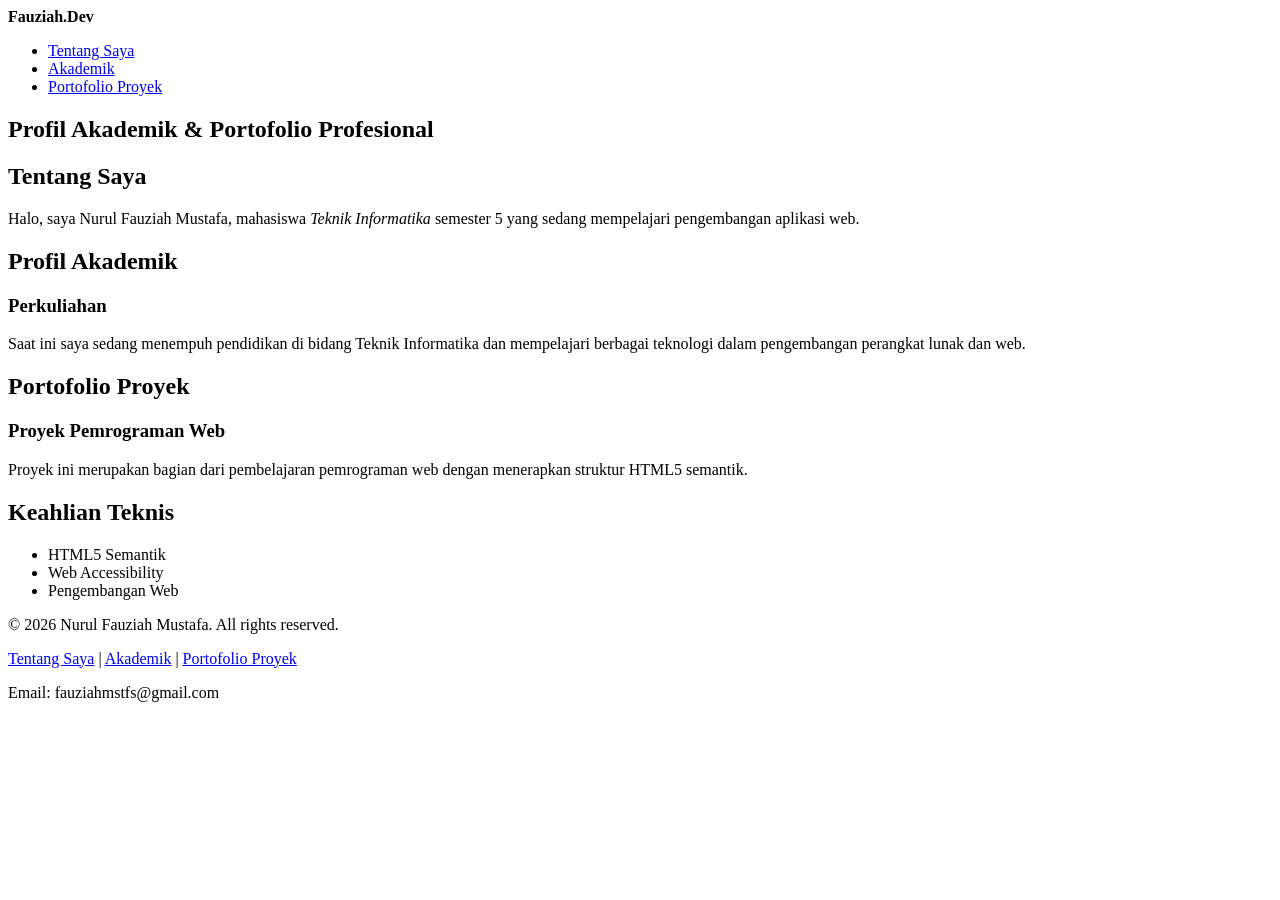
<file: Tugas 1/index.html>
<!DOCTYPE html>
<html lang="id">
<head>
    <meta charset="UTF-8">
    <meta name="viewport" content="width=device-width, initial-scale=1.0">
     <meta name="description" content="Profil akademik dan portofolio mahasiswa.">
    <title>Profil Akademik &amp; Portofolio - Nurul Fauziah Mustafa</title>
</head>
<body>
    <header>
        <div><strong>Fauziah.Dev</strong></div>

        <nav>
            <ul>
                <li><a href="#tentang">Tentang Saya</a></li>
                <li><a href="#akademik">Akademik</a></li>
                <li><a href="#proyek">Portofolio Proyek</a></li>
            </ul>
        </nav>
    </header>

    <main>
        <section id="tentang">
            <h1>Profil Akademik &amp; Portofolio Profesional</h1>
            <article>
                <h2>Tentang Saya</h2>
                <p>
                    Halo, saya Nurul Fauziah Mustafa, mahasiswa <em>Teknik Informatika</em>
                    semester 5 yang sedang mempelajari pengembangan aplikasi web.
                </p>
            </article>
        </section>

        <section id="akademik">
            <h2>Profil Akademik</h2>

            <article>
                <h3>Perkuliahan</h3>
                <p>
                    Saat ini saya sedang menempuh pendidikan di bidang
                    Teknik Informatika dan mempelajari berbagai teknologi
                    dalam pengembangan perangkat lunak dan web.
                </p>
            </article>
        </section>

        <section id="proyek">
            <h2>Portofolio Proyek</h2>

            <article>
                <h3>Proyek Pemrograman Web</h3>
                <p>
                    Proyek ini merupakan bagian dari pembelajaran pemrograman
                    web dengan menerapkan struktur HTML5 semantik.
                </p>
            </article>
        </section>

        <aside>
            <h2>Keahlian Teknis</h2>
            <ul>
                <li>HTML5 Semantik</li>
                <li>Web Accessibility</li>
                <li>Pengembangan Web</li>
            </ul>
        </aside>
    </main>

    <footer>
        <p>&copy; 2026 Nurul Fauziah Mustafa. All rights reserved.</p>
        <p>
            <a href="#tentang">Tentang Saya</a> |
            <a href="#akademik">Akademik</a> |
            <a href="#proyek">Portofolio Proyek</a>
        </p>
        <p>Email: fauziahmstfs@gmail.com</p>
    </footer>
</body>
</html>
</file>
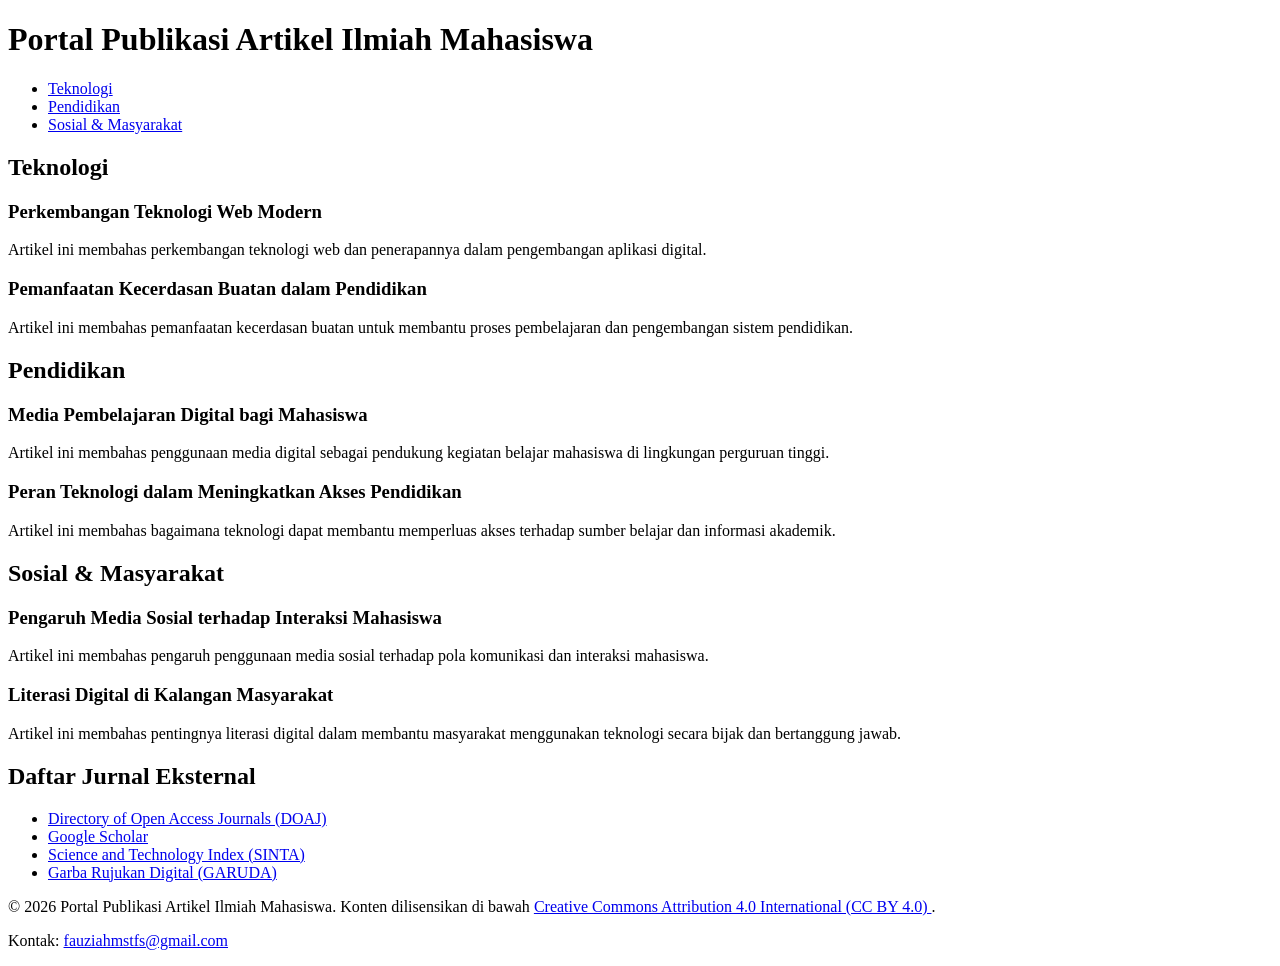
<file: Tugas 1/01 tugas arsitektur dan semantik.html>
<!DOCTYPE html>
<html lang="id">
<head>
    <meta charset="UTF-8">
    <meta name="viewport" content="width=device-width, initial-scale=1.0">
    <title>Arsitektur dan Semantik HTML</title>
</head>
<body>
    <header>
        <h1>Portal Publikasi Artikel Ilmiah Mahasiswa</h1>

        <nav>
            <ul>
                <li><a href="#teknologi">Teknologi</a></li>
                <li><a href="#pendidikan">Pendidikan</a></li>
                <li><a href="#sosial">Sosial &amp; Masyarakat</a></li>
            </ul>
        </nav>
    </header>

    <main>
        <section id="teknologi">
            <h2>Teknologi</h2>

            <article>
                <h3>Perkembangan Teknologi Web Modern</h3>
                <p>
                    Artikel ini membahas perkembangan teknologi web dan penerapannya
                    dalam pengembangan aplikasi digital.
                </p>
            </article>

            <article>
                <h3>Pemanfaatan Kecerdasan Buatan dalam Pendidikan</h3>
                <p>
                    Artikel ini membahas pemanfaatan kecerdasan buatan untuk membantu
                    proses pembelajaran dan pengembangan sistem pendidikan.
                </p>
            </article>
        </section>

        <section id="pendidikan">
            <h2>Pendidikan</h2>

            <article>
                <h3>Media Pembelajaran Digital bagi Mahasiswa</h3>
                <p>
                    Artikel ini membahas penggunaan media digital sebagai pendukung
                    kegiatan belajar mahasiswa di lingkungan perguruan tinggi.
                </p>
            </article>

            <article>
                <h3>Peran Teknologi dalam Meningkatkan Akses Pendidikan</h3>
                <p>
                    Artikel ini membahas bagaimana teknologi dapat membantu
                    memperluas akses terhadap sumber belajar dan informasi akademik.
                </p>
            </article>
        </section>

        <section id="sosial">
            <h2>Sosial &amp; Masyarakat</h2>

            <article>
                <h3>Pengaruh Media Sosial terhadap Interaksi Mahasiswa</h3>
                <p>
                    Artikel ini membahas pengaruh penggunaan media sosial terhadap
                    pola komunikasi dan interaksi mahasiswa.
                </p>
            </article>

            <article>
                <h3>Literasi Digital di Kalangan Masyarakat</h3>
                <p>
                    Artikel ini membahas pentingnya literasi digital dalam membantu
                    masyarakat menggunakan teknologi secara bijak dan bertanggung jawab.
                </p>
            </article>
        </section>

        <aside>
            <h2>Daftar Jurnal Eksternal</h2>

            <ul>
                <li>
                    <a href="https://doaj.org/"
                    target="_blank"
                    rel="noopener noreferrer">
                        Directory of Open Access Journals (DOAJ)
                    </a>
                </li>

                <li>
                    <a href="https://scholar.google.com/"
                    target="_blank"
                    rel="noopener noreferrer">
                        Google Scholar
                    </a>
                </li>

                <li>
                    <a href="https://sinta.kemdiktisaintek.go.id/"
                    target="_blank"
                    rel="noopener noreferrer">
                        Science and Technology Index (SINTA)
                    </a>
                </li>

                <li>
                    <a href="https://garuda.kemdiktisaintek.go.id/"
                    target="_blank"
                    rel="noopener noreferrer">
                        Garba Rujukan Digital (GARUDA)
                    </a>
                </li>
            </ul>
        </aside>
        
    </main>

    <footer>
        <p>
            &copy; 2026 Portal Publikasi Artikel Ilmiah Mahasiswa.
            Konten dilisensikan di bawah
            <a href="https://creativecommons.org/licenses/by/4.0/"
            target="_blank"
            rel="noopener noreferrer">
                Creative Commons Attribution 4.0 International (CC BY 4.0)
            </a>.
        </p>

        <p>
            Kontak:
            <a href="mailto:fauziahmstfs@gmail.com">
                fauziahmstfs@gmail.com
            </a>
        </p>
    </footer>
</body>
</html>
</file>
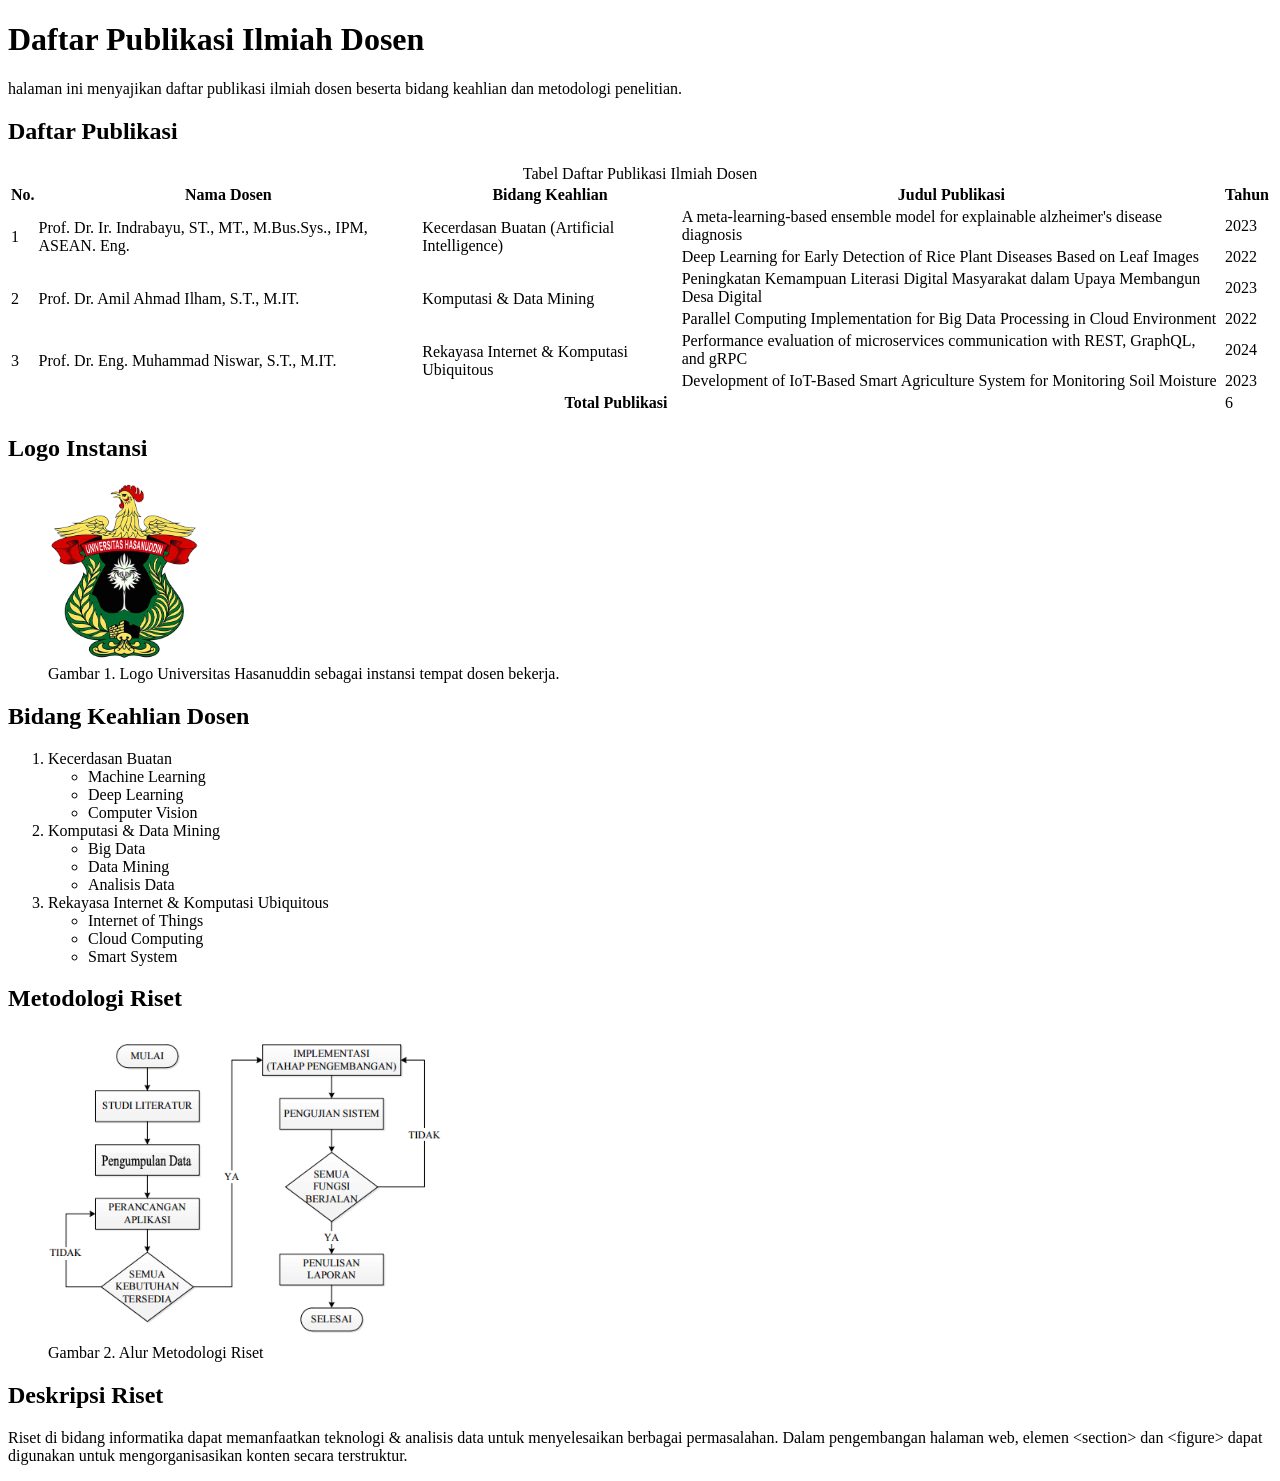
<file: Tugas 2/02-tugas-standardisasi-konten.html>
<!DOCTYPE html>
<html lang="id">
<head>
    <meta charset="UTF-8">
    <meta name="viewport" content="width=device-width, initial-scale=1.0">
    <title>Daftar Publikasi Ilmiah Dosen</title>
</head>
<body>
    <header>
        <h1>Daftar Publikasi Ilmiah Dosen</h1>
        <p>
            halaman ini menyajikan daftar publikasi ilmiah dosen beserta bidang keahlian dan metodologi penelitian.
        </p>
    </header>
    <main>
        <section>
            <h2>Daftar Publikasi</h2>

            <table>
                <caption>Tabel Daftar Publikasi Ilmiah Dosen</caption>

                <thead>
                    <tr>
                        <th scope="col">No.</th>
                        <th scope="col">Nama Dosen</th>
                        <th scope="col">Bidang Keahlian</th>
                        <th scope="col">Judul Publikasi</th>
                        <th scope="col">Tahun</th>
                    </tr>
                </thead>

                <tbody>
                    <tr>
                        <td rowspan="2">1</td>
                        <td rowspan="2">Prof. Dr. Ir. Indrabayu, ST., MT., M.Bus.Sys., IPM, ASEAN. Eng.</td>
                        <td rowspan="2">Kecerdasan Buatan (Artificial Intelligence)</td>
                        <td>A meta-learning-based ensemble model for explainable alzheimer's disease diagnosis</td>
                        <td>2023</td>
                    </tr>
                    <tr>
                        <td>Deep Learning for Early Detection of Rice Plant Diseases Based on Leaf Images</td>
                        <td>2022</td>
                    </tr>

                    <tr>
                        <td rowspan="2">2</td>
                        <td rowspan="2">Prof. Dr. Amil Ahmad Ilham, S.T., M.IT.</td>
                        <td rowspan="2">Komputasi &amp; Data Mining</td>
                        <td>Peningkatan Kemampuan Literasi Digital Masyarakat dalam Upaya Membangun Desa Digital</td>
                        <td>2023</td>
                    </tr>
                    <tr>
                        <td>Parallel Computing Implementation for Big Data Processing in Cloud Environment</td>
                        <td>2022</td>
                    </tr>

                    <tr>
                        <td rowspan="2">3</td>
                        <td rowspan="2">Prof. Dr. Eng. Muhammad Niswar, S.T., M.IT.</td>
                        <td rowspan="2">Rekayasa Internet &amp; Komputasi Ubiquitous</td>
                        <td>Performance evaluation of microservices communication with REST, GraphQL, and gRPC</td>
                        <td>2024</td>
                    </tr>
                    <tr>
                        <td>Development of IoT-Based Smart Agriculture System for Monitoring Soil Moisture</td>
                        <td>2023</td>
                    </tr>
                </tbody>

                <tfoot>
                    <tr>
                        <th scope="row" colspan="4">Total Publikasi</th>
                        <td>6</td>
                    </tr>
                </tfoot>
            </table>
        </section>
        
        <section>
            <h2>Logo Instansi</h2>

            <figure>
                <img src="logo unhas.png" alt="Logo Resmi Universitas Hasanuddin." width="150">

                <figcaption>
                    Gambar 1. Logo Universitas Hasanuddin sebagai instansi tempat dosen bekerja.
                </figcaption>
            </figure>
        </section>

        <section>
            <h2>Bidang Keahlian Dosen</h2>

            <ol>
                <li>
                    Kecerdasan Buatan
                    <ul>
                        <li>Machine Learning</li>
                        <li>Deep Learning</li>
                        <li>Computer Vision</li>
                    </ul>
                </li>

                <li>
                    Komputasi &amp; Data Mining
                    <ul>
                        <li>Big Data</li>
                        <li>Data Mining</li>
                        <li>Analisis Data</li>
                    </ul>
                </li>

                <li>
                    Rekayasa Internet &amp; Komputasi Ubiquitous
                    <ul>
                        <li>Internet of Things</li>
                        <li>Cloud Computing</li>
                        <li>Smart System</li>
                    </ul>
                </li>
            </ol>
        </section>

        <section>
            <h2>Metodologi Riset</h2>

            <figure>
                <img src="alur metodologi riset.png" alt="Diagram alur metodologi riset dari pengumpulan data hingga hasil penelitian." width="400">

                <figcaption>
                    Gambar 2. Alur Metodologi Riset
                </figcaption>
            </figure>
        </section>

        <section>
            <h2>Deskripsi Riset</h2>

            <p>
                Riset di bidang informatika dapat memanfaatkan teknologi &amp; analisis data untuk menyelesaikan berbagai permasalahan. Dalam pengembangan halaman web, elemen &lt;section&gt; dan &lt;figure&gt; dapat digunakan untuk mengorganisasikan konten secara terstruktur.
            </p>
        </section>
    </main>
</body>
</html>
</file>
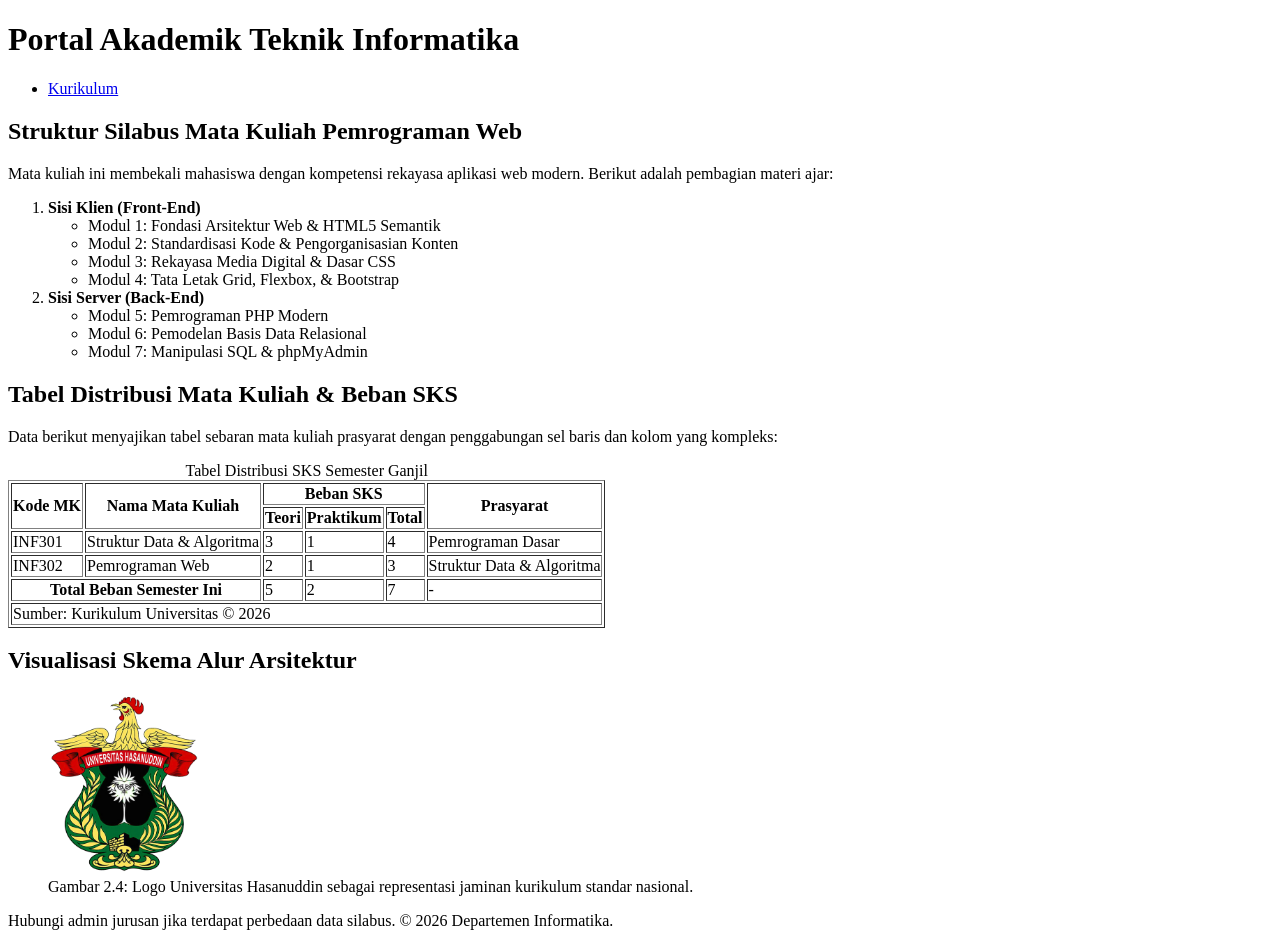
<file: Tugas 2/kurikulum hands on sikola.html>
<!DOCTYPE html>
<html lang="id">
<head>
    <meta charset="UTF-8">
    <meta name="viewport" content="width=device-width, initial-scale=1.0">
    <title>Portal Akademik Teknik Informatika</title>
</head>

<body>

    <h1>Portal Akademik Teknik Informatika</h1>

    <ul>
        <li>
            <a href="https://sikola-v2.unhas.ac.id/pluginfile.php/2987996/mod_resource/content/1/index.html">
                Kurikulum
            </a>
        </li>
    </ul>

    <h2>Struktur Silabus Mata Kuliah Pemrograman Web</h2>

    <p>
        Mata kuliah ini membekali mahasiswa dengan kompetensi rekayasa aplikasi web modern.
        Berikut adalah pembagian materi ajar:
    </p>

    <ol>
        <li>
            <strong>Sisi Klien (Front-End)</strong>
            <ul>
                <li>Modul 1: Fondasi Arsitektur Web &amp; HTML5 Semantik</li>
                <li>Modul 2: Standardisasi Kode &amp; Pengorganisasian Konten</li>
                <li>Modul 3: Rekayasa Media Digital &amp; Dasar CSS</li>
                <li>Modul 4: Tata Letak Grid, Flexbox, &amp; Bootstrap</li>
            </ul>
        </li>

        <li>
            <strong>Sisi Server (Back-End)</strong>
            <ul>
                <li>Modul 5: Pemrograman PHP Modern</li>
                <li>Modul 6: Pemodelan Basis Data Relasional</li>
                <li>Modul 7: Manipulasi SQL &amp; phpMyAdmin</li>
            </ul>
        </li>
    </ol>


    <h2>Tabel Distribusi Mata Kuliah &amp; Beban SKS</h2>

    <p>
        Data berikut menyajikan tabel sebaran mata kuliah prasyarat
        dengan penggabungan sel baris dan kolom yang kompleks:
    </p>

    <table border="1">
        <caption>Tabel Distribusi SKS Semester Ganjil</caption>

        <thead>
            <tr>
                <th rowspan="2">Kode MK</th>
                <th rowspan="2">Nama Mata Kuliah</th>
                <th colspan="3">Beban SKS</th>
                <th rowspan="2">Prasyarat</th>
            </tr>

            <tr>
                <th>Teori</th>
                <th>Praktikum</th>
                <th>Total</th>
            </tr>
        </thead>

        <tbody>
            <tr>
                <td>INF301</td>
                <td>Struktur Data &amp; Algoritma</td>
                <td>3</td>
                <td>1</td>
                <td>4</td>
                <td>Pemrograman Dasar</td>
            </tr>

            <tr>
                <td>INF302</td>
                <td>Pemrograman Web</td>
                <td>2</td>
                <td>1</td>
                <td>3</td>
                <td>Struktur Data &amp; Algoritma</td>
            </tr>
        </tbody>

        <tfoot>
            <tr>
                <th colspan="2">Total Beban Semester Ini</th>
                <td>5</td>
                <td>2</td>
                <td>7</td>
                <td>-</td>
            </tr>

            <tr>
                <td colspan="6">
                    Sumber: Kurikulum Universitas &copy; 2026
                </td>
            </tr>
        </tfoot>
    </table>


    <h2>Visualisasi Skema Alur Arsitektur</h2>

    <figure>
        <img
            src="logo unhas.png"
            alt="Logo resmi Universitas Hasanuddin untuk identitas kurikulum akademik."
            width="150"
        >

        <figcaption>
            Gambar 2.4: Logo Universitas Hasanuddin sebagai representasi
            jaminan kurikulum standar nasional.
        </figcaption>
    </figure>

    <p>
        Hubungi admin jurusan jika terdapat perbedaan data silabus.
        &copy; 2026 Departemen Informatika.
    </p>

</body>
</html>
</file>
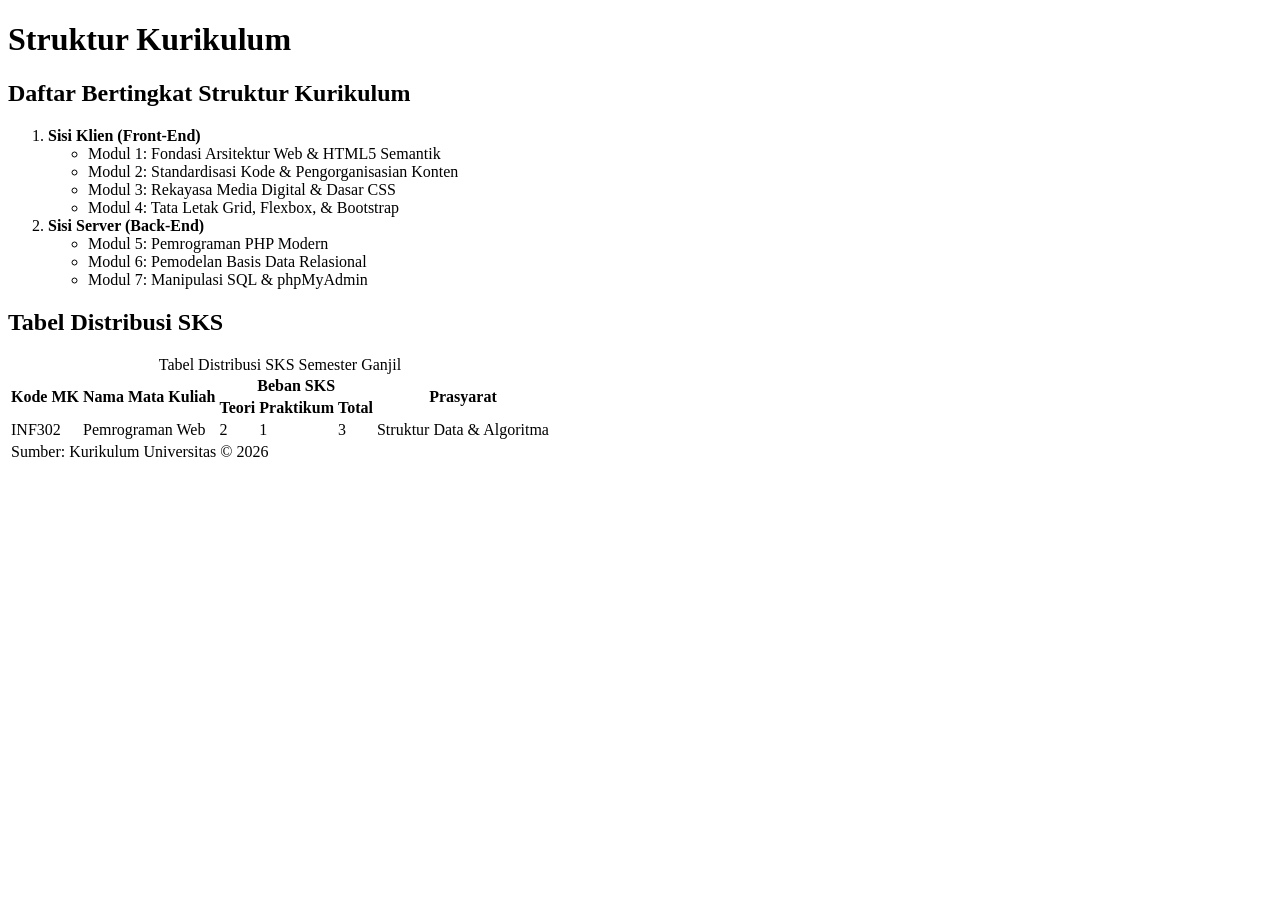
<file: Tugas 2/kurikulum.html>
<!DOCTYPE html>
<html lang="id">
<head>
    <meta charset="UTF-8">
    <meta name="viewport" content="width=device-width, initial-scale=1.0">
    <title>Kurikulum Pemrograman Web</title>
</head>
<body>

    <h1>Struktur Kurikulum</h1>

    <h2>Daftar Bertingkat Struktur Kurikulum</h2>

    <ol>
        <li>
            <strong>Sisi Klien (Front-End)</strong>
            <ul>
                <li>Modul 1: Fondasi Arsitektur Web &amp; HTML5 Semantik</li>
                <li>Modul 2: Standardisasi Kode &amp; Pengorganisasian Konten</li>
                <li>Modul 3: Rekayasa Media Digital &amp; Dasar CSS</li>
                <li>Modul 4: Tata Letak Grid, Flexbox, &amp; Bootstrap</li>
            </ul>
        </li>

        <li>
            <strong>Sisi Server (Back-End)</strong>
            <ul>
                <li>Modul 5: Pemrograman PHP Modern</li>
                <li>Modul 6: Pemodelan Basis Data Relasional</li>
                <li>Modul 7: Manipulasi SQL &amp; phpMyAdmin</li>
            </ul>
        </li>
    </ol>


    <h2>Tabel Distribusi SKS</h2>

    <table>
        <caption>Tabel Distribusi SKS Semester Ganjil</caption>

        <thead>
            <tr>
                <th scope="col" rowspan="2">Kode MK</th>
                <th scope="col" rowspan="2">Nama Mata Kuliah</th>
                <th scope="col" colspan="3">Beban SKS</th>
                <th scope="col" rowspan="2">Prasyarat</th>
            </tr>

            <tr>
                <th scope="col">Teori</th>
                <th scope="col">Praktikum</th>
                <th scope="col">Total</th>
            </tr>
        </thead>

        <tbody>
            <tr>
                <td>INF302</td>
                <td>Pemrograman Web</td>
                <td>2</td>
                <td>1</td>
                <td>3</td>
                <td>Struktur Data &amp; Algoritma</td>
            </tr>
        </tbody>

        <tfoot>
            <tr>
                <td colspan="6">Sumber: Kurikulum Universitas &copy; 2026</td>
            </tr>
        </tfoot>
    </table>

</body>
</html>
</file>
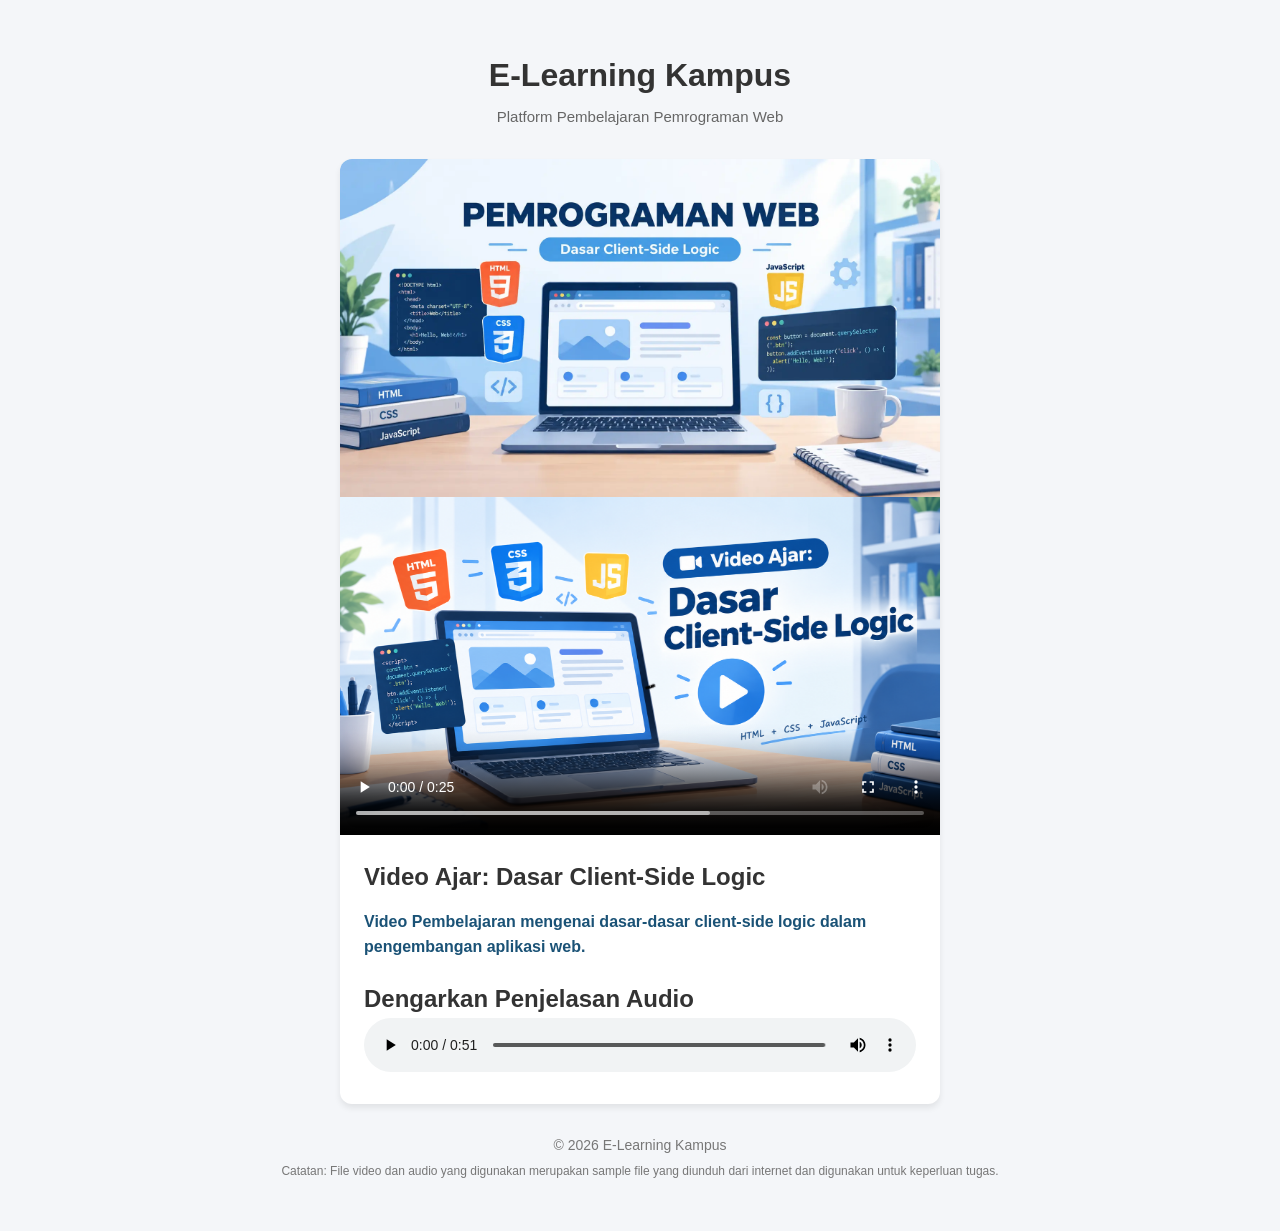
<file: Tugas 3/03-tugas-media-dan-css.html>
<!DOCTYPE html>
<html lang="id">
<head>
    <meta charset="UTF-8">
    <meta name="viewport" content="width=device-width, initial-scale=1.0">
    <title>Pemutar Media Kuliah Responsif</title>

    <link rel="stylesheet" href="03-tugas-style.css">
</head>

<body>
    <!-- menambahkan header -->
    <header class="page-header">
        <h1>E-Learning Kampus</h1>
        <p>Platform Pembelajaran Pemrograman Web</p>
    </header>

    <!-- Hiasi kartu mengikuti pola BEM dengan margin terpusat, bayangan, sudut melengkung, dan transisi lembut saat hover. -->
    <article class="media-card media-card--featured media-card--important">
    <!-- Kita menambahkan class media-card--important sebagai status tambahan.-->

        <picture class="media-card__cover">
            <source media="(min-width: 768px)" srcset="cover-desktop.webp" type="image/webp">
            <source media="(max-width: 767px)" srcset="cover-mobile.webp" type="image/webp">
            
            <img src="cover-mobile.webp" alt="cover pemrograman web">
        </picture>
        
        <video class="media-card__video" controls poster="cover-video.png">
            <source src="demo.webm" type="video/webm">
            <source src="demo.mp4" type="video/mp4">

            Browser Anda tidak mendukung pemutaran video HTML5.
        </video>
        
        <div class="media-card__content">

            <h1 class="media-card__title">
                Video Ajar: Dasar Client-Side Logic
            </h1>

            <p class="media-card__description">
                Video Pembelajaran mengenai dasar-dasar client-side logic dalam pengembangan aplikasi web.
            </p>

            <h2 class="media-card__audio-title">
                Dengarkan Penjelasan Audio
            </h2>

            <audio class="media-card__audio" controls preload="metadata">
                <source src="file_example_OOG_1MG.ogg" type="audio/ogg">
                <source src="file_example_MP3_700KB.mp3" type="audio/mp3">

                Browser Anda tidak mendukung pemutaran audio HTML5.
            </audio>
        </div>
    </article>

    <!-- menambahkan footer -->
    <footer class="page-footer">
        <p>&copy; 2026 E-Learning Kampus</p>
        <p class="page-footer__source">
            Catatan: File video dan audio yang digunakan merupakan sample file
            yang diunduh dari internet dan digunakan untuk keperluan tugas.
        </p>
    </footer>
</body>
</html>
</file>
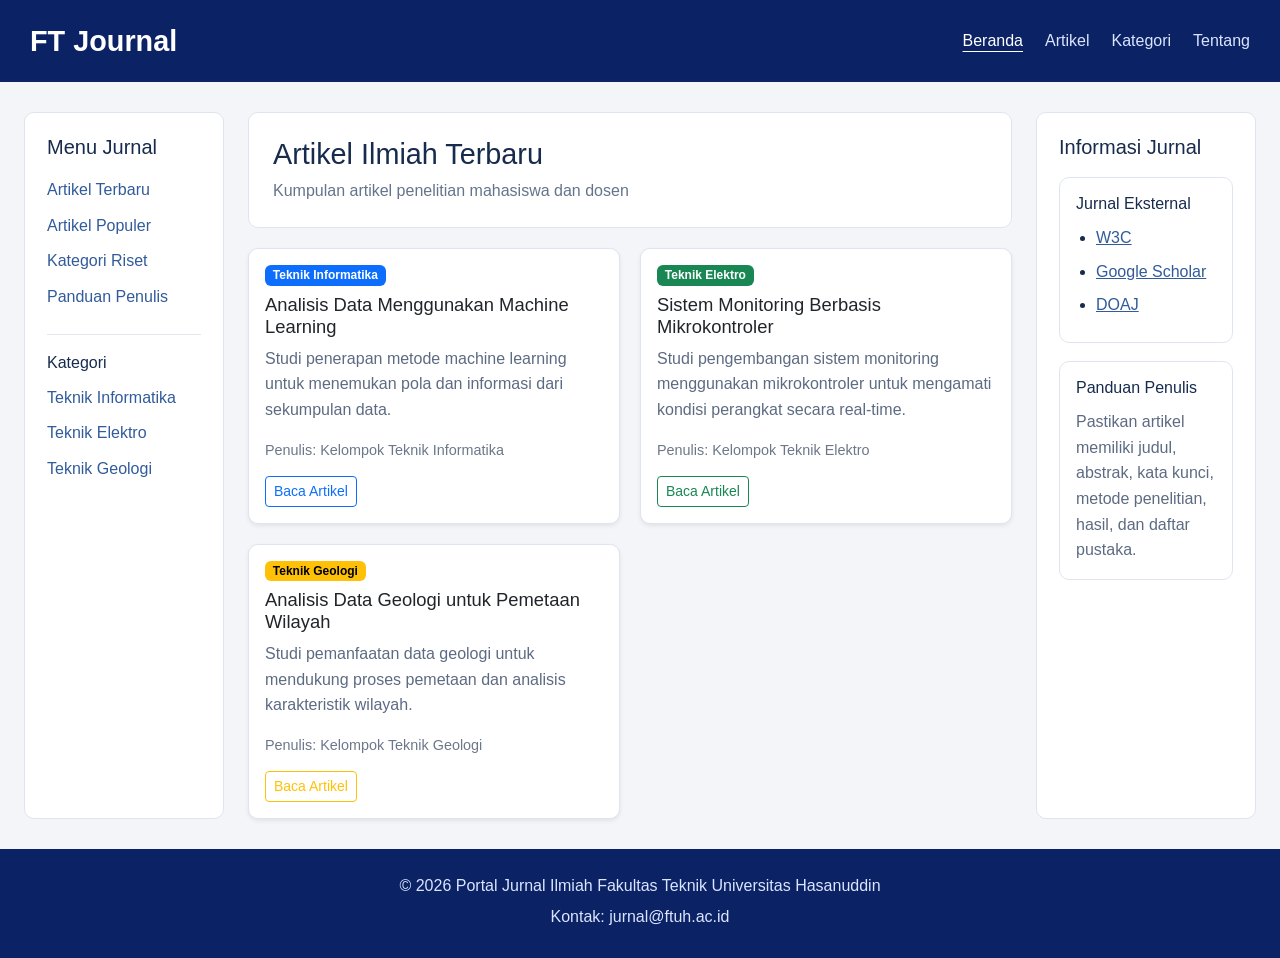
<file: Tugas 4/04-tugas-tata-letak.html>
<!DOCTYPE html>
<html lang="en">
<head>
    <meta charset="UTF-8">
    <meta name="viewport" content="width=device-width, initial-scale=1.0">
    <meta name="description" content="Portal jurnal ilmiah Fakultas Teknik.">
    <title>Portal Jurnal Ilmiah Fakultas Teknik</title>

    <!-- Bootstrap 5 melalui CDN dengan atribut integrity -->
    <link
        href="https://cdn.jsdelivr.net/npm/bootstrap@5.3.3/dist/css/bootstrap.min.css"
        rel="stylesheet"
        integrity="sha384-QWTKZyjpPEjISv5WaRU9OFeRpok6YctnYmDr5pNlyT2bRjXh0JMhjY6hW+ALEwIH"
        crossorigin="anonymous">

    <!-- CSS kustom -->
    <link rel="stylesheet" href="04-tugas-style.css">
</head>

<body>
    <header class="site-header">
        <div class="header-inner">
            <a class="site-brand" href="#">FT Journal</a>

            <nav aria-label="navigasi utama">
                <ul class="main-nav">
                    <li><a class="active" href="#">Beranda</a></li>
                    <li><a href="#artikel">Artikel</a></li>
                    <li><a href="#kategori">Kategori</a></li>
                    <li><a href="#tentang">Tentang</a></li>
                </ul>
            </nav>
        </div>
    </header>

    <main class="portal-layout">
        <!-- Kolom kiri: sidebar -->
        <aside class="left-sidebar"
            aria-labelledby="sidebar-title">

            <h2 id="sidebar-title">Menu Jurnal</h2>

            <ul class="sidebar-menu">
                <li>
                    <a href="#terbaru">Artikel Terbaru</a>
                </li>
                <li>
                    <a href="#populer">Artikel Populer</a>
                </li>
                <li>
                    <a href="#kategori">Kategori Riset</a>
                </li>
                <li>
                    <a href="#panduan">Panduan Penulis</a>
                </li>
            </ul>

            <section id="kategori" class="sidebar-section">
                <h3>Kategori</h3>

                <ul class="sidebar-menu">
                    <li>
                        <a href="#informatika">
                            Teknik Informatika
                        </a>
                    </li>
                    <li>
                        <a href="#elektro">
                            Teknik Elektro
                        </a>
                    </li>
                    <li>
                        <a href="#geologi">
                            Teknik Geologi
                        </a>
                    </li>
                </ul>
            </section>

        </aside>

        <!-- kolom tengah: daftar artikel -->
        <section class="article-area" id="artikel" aria-labelledby="article-title">
            <div class="section-heading">
                <h1 id="article-title">Artikel Ilmiah Terbaru</h1>
                <p>Kumpulan artikel penelitian mahasiswa dan dosen</p>
            </div>

            <div class="article-grid">
                <!-- Artikel Teknik Informatika -->
                <article id="informatika" class="card article-card shadow-sm">
                    <div class="card-body">
                        <span class="badge text-bg-primary mb-2">
                            Teknik Informatika
                        </span>

                        <h2 class="card-title">
                            Analisis Data Menggunakan Machine Learning
                        </h2>

                        <p class="card-text">
                            Studi penerapan metode machine learning untuk
                            menemukan pola dan informasi dari sekumpulan data.
                        </p>

                        <p class="article-meta">
                            Penulis: Kelompok Teknik Informatika
                        </p>

                        <a href="#artikel-1" class="btn btn-outline-primary btn-sm">
                            Baca Artikel
                        </a>
                    </div>
                </article>


                <!-- Artikel Teknik Elektro -->
                <article id="elektro" class="card article-card shadow-sm">
                    <div class="card-body">
                        <span class="badge text-bg-success mb-2">
                            Teknik Elektro
                        </span>

                        <h2 class="card-title">
                            Sistem Monitoring Berbasis Mikrokontroler
                        </h2>

                        <p class="card-text">
                            Studi pengembangan sistem monitoring menggunakan
                            mikrokontroler untuk mengamati kondisi perangkat
                            secara real-time.
                        </p>

                        <p class="article-meta">
                            Penulis: Kelompok Teknik Elektro
                        </p>

                        <a href="#artikel-2" class="btn btn-outline-success btn-sm">
                            Baca Artikel
                        </a>
                    </div>
                </article>


                <!-- Artikel Teknik Geologi -->
                <article id="geologi" class="card article-card shadow-sm">
                    <div class="card-body">
                        <span class="badge text-bg-warning mb-2">
                            Teknik Geologi
                        </span>

                        <h2 class="card-title">
                            Analisis Data Geologi untuk Pemetaan Wilayah
                        </h2>

                        <p class="card-text">
                            Studi pemanfaatan data geologi untuk mendukung
                            proses pemetaan dan analisis karakteristik wilayah.
                        </p>

                        <p class="article-meta">
                            Penulis: Kelompok Teknik Geologi
                        </p>

                        <a href="#artikel-3" class="btn btn-outline-warning btn-sm">
                            Baca Artikel
                        </a>
                    </div>
                </article>
            </div>
        </section>

        <!-- Kolom kanan: informasi tambahan -->
        <aside class="right-sidebar" id="tentang" aria-labelledby="right-title">
            <h2 id="right-title">Informasi Jurnal</h2>

            <section class="info-box">
                <h3>Jurnal Eksternal</h3>
                <ul>
                    <li>
                        <a href="https://www.w3.org/" target="_blank"
                           rel="noopener noreferrer">W3C</a>
                    </li>
                    <li>
                        <a href="https://scholar.google.com/" target="_blank"
                           rel="noopener noreferrer">Google Scholar</a>
                    </li>
                    <li>
                        <a href="https://doaj.org/" target="_blank"
                           rel="noopener noreferrer">DOAJ</a>
                    </li>
                </ul>
            </section>

            <section class="info-box" id="panduan">
                <h3>Panduan Penulis</h3>
                <p>
                    Pastikan artikel memiliki judul, abstrak, kata kunci,
                    metode penelitian, hasil, dan daftar pustaka.
                </p>
            </section>
        </aside>
    </main>

    <footer class="site-footer">
        <p>
            &copy; 2026 Portal Jurnal Ilmiah Fakultas Teknik Universitas Hasanuddin
        </p>
        <p>
            Kontak: jurnal@ftuh.ac.id
        </p>
    </footer>
</body>
</html>
</file>
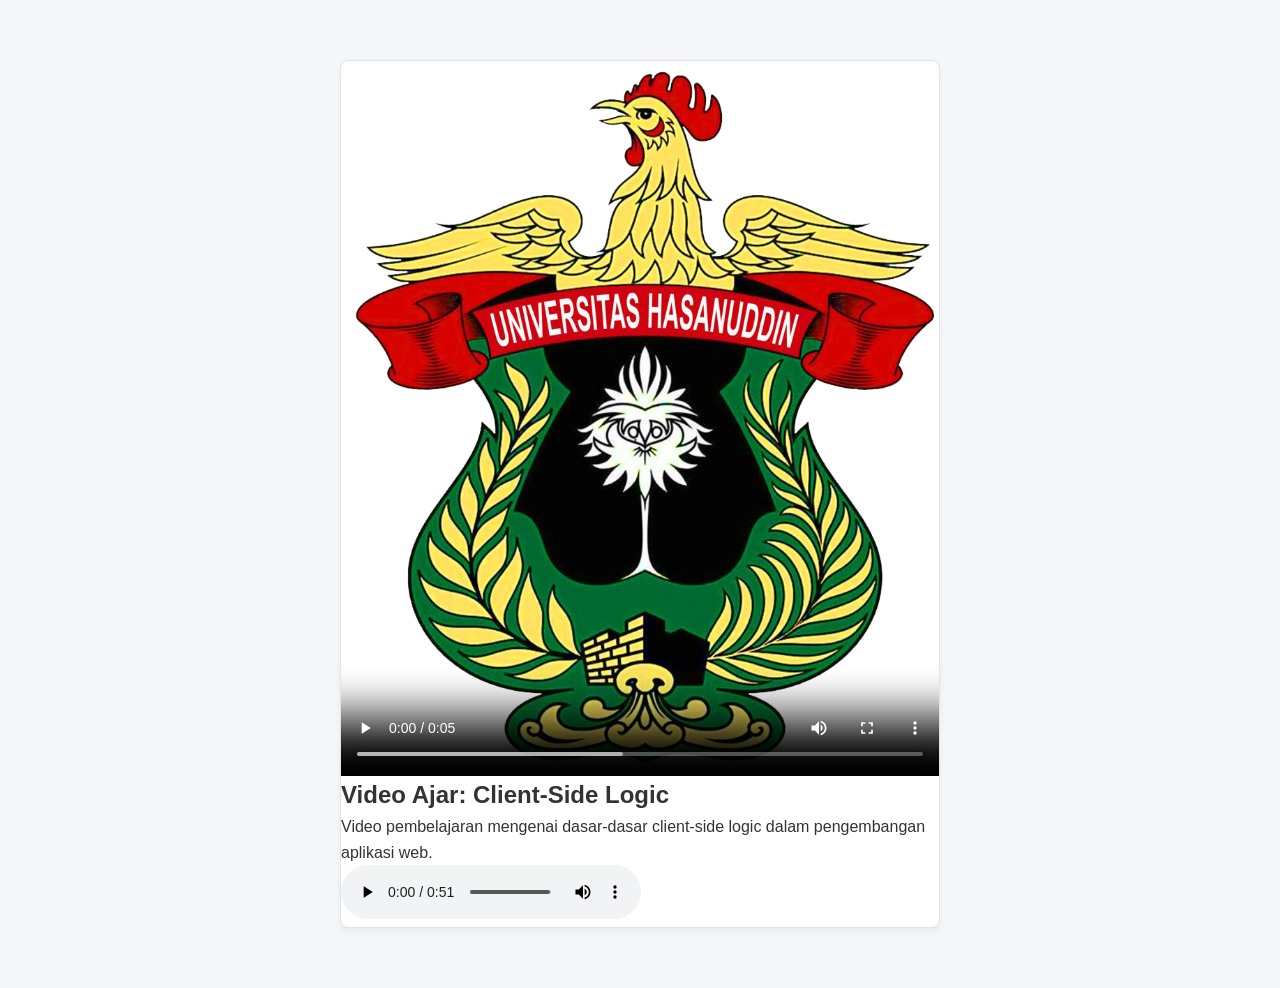
<file: Tugas 3/handson/media-showcase.html>
<!DOCTYPE html>
<html lang="id">
<head>
    <meta charset="UTF-8">
    <meta name="viewport" content="width=device-width, initial-scale=1.0">

    <title>Media Showcase</title>

    <link rel="stylesheet" href="style.css">
    <!-- menghubungkan html dengan css -->
</head>
<body>
    <article class="showcase-card showcase-card--featured">
    <!-- perhatikan class-nya.Ada dua:showcase-card Ini BEM Block. sedangkan showcase-card--featured Ini BEM Modifier. -->
        <video class="showcase-card__media" controls
                poster="./logo-unhas.png">

        <source src="assets/videos/sample-5s.webm" type="video/webm">
        <source src="assets/videos/sample-5s.mp4" type="video/mp4">
        <p>
            browser anda tidak mendukung pemutaran video HTML5 natif
        </p>
        </video>

        <!-- content -->
        <div class="showcase-card__content">
            <!-- judul -->
            <h1 class="showcase-card__title">Video Ajar: Client-Side Logic</h1>
            <!-- deskripsi -->
            <p class="showcase-card__description">Video pembelajaran mengenai dasar-dasar client-side logic dalam pengembangan aplikasi web.</p>

            <audio class="showcase-card__audio-player" controls 
                    preload="metadata">
                    <!-- controls → menampilkan tombol play, volume, dll.
                    preload="metadata" → browser cukup memuat informasi dasar audio terlebih dahulu.
                    Ada dua <source> supaya tersedia format alternatif.  -->
                <source src="assets/audio/file_example_OOG_1MG.ogg" type="audio/ogg">
                <source src="assets/audio/file_example_MP3_700KB.mp3" type="audio/mp3">
            </audio>
        </div>
    </article>
</body>
</html>
</file>
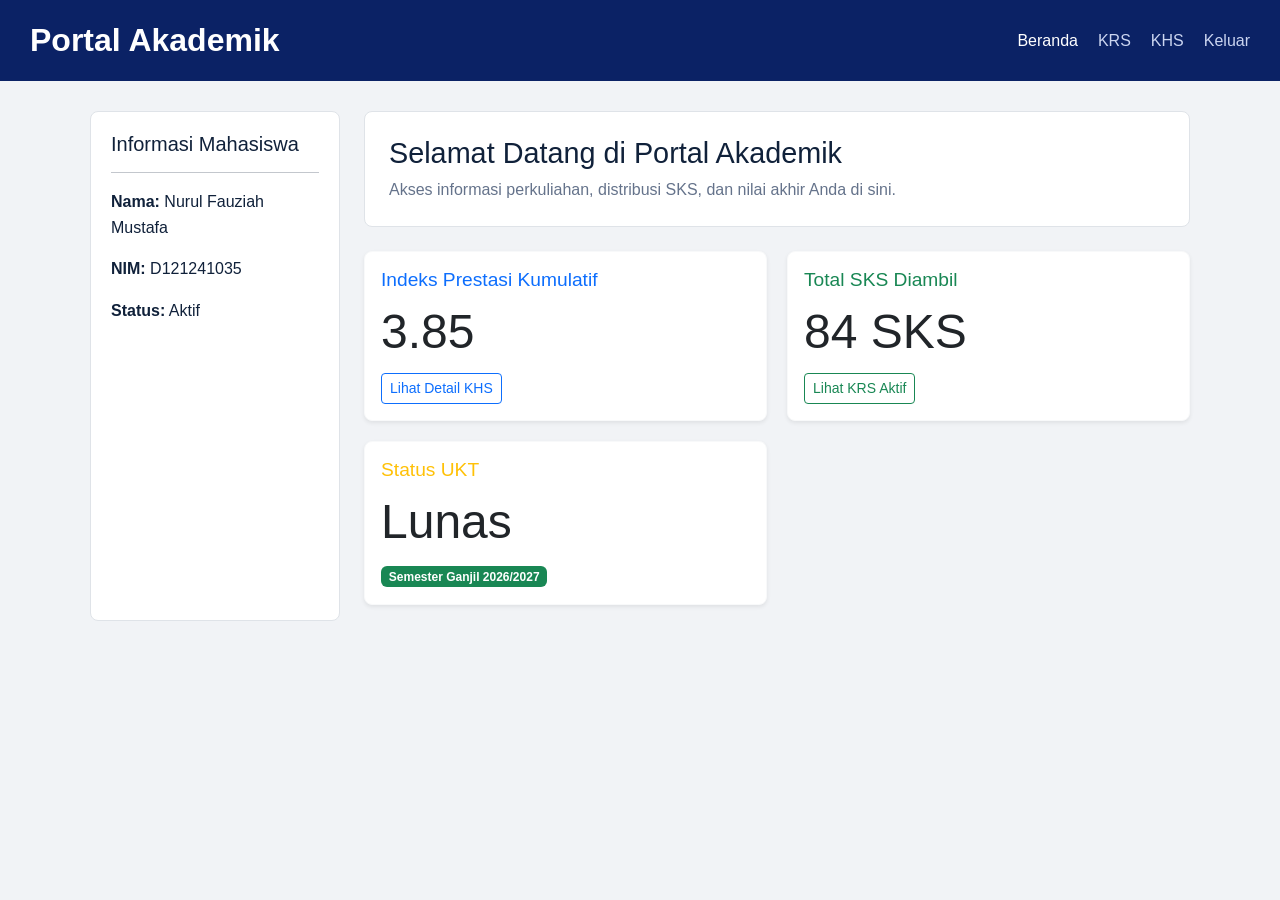
<file: Tugas 4/handson/dashboard.html>
<!DOCTYPE html>
<html lang="id">
<head>
    <meta charset="UTF-8">
    <meta name="viewport" content="width=device-width, initial-scale=1.0">
    <meta name="description" content="Dashboard portal akademik mahasiswa.">
    <title>Portal Akademik</title>

    <!-- Bootstrap 5 -->
    <link
        href="https://cdn.jsdelivr.net/npm/bootstrap@5.3.2/dist/css/bootstrap.min.css"
        rel="stylesheet"
        crossorigin="anonymous">

    <!-- CSS buatan sendiri -->
    <link rel="stylesheet" href="./dashboard-layout.css">
</head>
<body>
    <header class="main-nav">
        <a class="main-nav__brand" href="#">Portal Akademik</a>

        <nav aria-label="Navigasi utama">
            <ul class="main-nav__menu">
                <li><a class="active" href="#">Beranda</a></li>
                <li><a href="#krs">KRS</a></li>
                <li><a href="#khs">KHS</a></li>
                <li><a href="#keluar">Keluar</a></li>
            </ul>
        </nav>
    </header>

    <main class="dashboard-container">
        <aside class="student-sidebar" aria-labelledby="student-info-title">
            <h2 id="student-info-title">Informasi Mahasiswa</h2>
            <hr>

            <p><strong>Nama:</strong> Nurul Fauziah Mustafa</p>
            <p><strong>NIM:</strong> D121241035</p>
            <p><strong>Status:</strong> Aktif</p>
        </aside>

        <section class="main-content" aria-labelledby="welcome-title">
            <div class="welcome-panel">
                <h1 id="welcome-title">Selamat Datang di Portal Akademik</h1>
                <p>Akses informasi perkuliahan, distribusi SKS, dan nilai akhir Anda di sini.</p>
            </div>

            <div class="cards-grid">
                <article class="card shadow-sm border-light" id="khs">
                    <div class="card-body">
                        <h2 class="card-title text-primary">Indeks Prestasi Kumulatif</h2>
                        <p class="display-5">3.85</p>
                        <a href="#khs-detail" class="btn btn-outline-primary btn-sm">
                            Lihat Detail KHS
                        </a>
                    </div>
                </article>

                <article class="card shadow-sm border-light" id="krs">
                    <div class="card-body">
                        <h2 class="card-title text-success">Total SKS Diambil</h2>
                        <p class="display-5">84 SKS</p>
                        <a href="#krs-aktif" class="btn btn-outline-success btn-sm">
                            Lihat KRS Aktif
                        </a>
                    </div>
                </article>

                <article class="card shadow-sm border-light">
                    <div class="card-body">
                        <h2 class="card-title text-warning">Status UKT</h2>
                        <p class="display-5">Lunas</p>
                        <span class="badge text-bg-success">
                            Semester Ganjil 2026/2027
                        </span>
                    </div>
                </article>
            </div>
        </section>
    </main>
</body>
</html>
</file>
<file: Tugas 3/03-tugas-style.css>
/*1. CSS Reset & Global Box-Sizing */
*,
*::before,
*::after {
    box-sizing: border-box;
    margin: 0;
    padding: 0;
}

/* another styling biar cantik */
body {
    font-family: 'Segoe UI', Tahoma, Geneva, Verdana, sans-serif;
    line-height: 1.6;
    color: #333;
    background-color: #f4f6f9;
    padding: 20px;
}

/* styling header */
.page-header {
    text-align: center;
    margin: 30px auto 10px;
}

.page-header h1 {
    font-size: 32px;
    margin-bottom: 4px;
}

.page-header p {
    color: #666;
    font-size: 15px;
}

/*2. Card BEM Block */
.media-card {
    background-color: #ffffff;
    max-width: 600px;
    margin: 30px auto;
    border-radius: 12px;
    box-shadow: 0 4px 6px rgba(0, 0, 0, 0.08);
    overflow: hidden;

    transition: transform 0.3s ease, box-shadow 0.3s ease; /*hover effect, supaya perubahan saat hover tidak mendadak, tetapi bergerak halus*/
}

/* artinya ketika mouse berada di atas card, jalankan style berikutnya. */
.media-card:hover { 
    /* card sedikit naik 5px. */
    transform: translateY(-5px);
    /* bayangannya dibuat lebih terlihat ketika di-hover. */
    box-shadow: 0 8px 16px rgba(0, 0, 0, 0.1);
}

/* 3. Styling media
Ini membuat gambar dan video mengikuti lebar card, bukan muncul dengan ukuran aslinya yang bisa kelewat besar. */
.media-card__cover {
    width: 100%;
    display: block;
}

.media-card__cover img {
    width: 100%;
    display: block;
    /* ini yang akan membuat cover tidak terasa terlalu besar. */
    object-fit: cover;
    display: block;
}

.media-card__video {
    width: 100%;
    display: block;
}

.media-card__content {
    padding: 24px;
}

.media-card__title {
    margin-bottom: 12px;
}

.media-card__description {
    margin-bottom: 20px;
    font-weight: normal;
    color: #333;
}

.media-card__audio {
    width: 100%;
}

/* .media-card--important → mencari card yang punya status penting. */
/* .media-card__description → menargetkan deskripsi di dalam card tersebut. */
.media-card--important .media-card__description {
    /* teks menjadi tebal */
    font-weight: bold;
    /* teks berubah warna */
    color: #1a5276;
}
/* Selector gabungan tersebut lebih spesifik daripada .media-card__description biasa, sehingga menunjukkan konsep specificity. */

/* styling footer */
.page-footer {
    text-align: center;
    margin: 30px auto;
    color: #777;
    font-size: 14px;
}

.page-footer__source {
    margin-top: 6px;
    font-size: 12px;
}
</file>
<file: Tugas 4/04-tugas-style.css>
/* 1. reset dan aturan global */
*,
*::before,
*::after {
    box-sizing: border-box;
}

body {
    margin: 0;
    font-family: 'Segoe UI', Tahoma, Geneva, Verdana, sans-serif;
    color: #172b4d;
    background-color: #f3f5f8;
    line-height: 1.6;
}

a {
    color: inherit;
}

h1,
h2,
h3,
p {
    margin-top: 0;
}

/* 2. Header dan flexbox navigation */
.site-header {
    background-color: #0b2265;
    color: white;
    padding: 18px 30px;
}

.header-inner {
    display: flex;
    justify-content: space-between;
    align-items: center;
    gap: 20px;
    max-width: 1400px;
    margin: 0 auto;
}

.site-brand {
    color: white;
    text-decoration: none;
    font-size: 1.8rem;
    font-weight: 700;
}

.main-nav {
    display: flex;
    align-items: center;
    gap: 22px;
    list-style: none;
    padding: 0;
    margin: 0;
}

.main-nav a {
    color: #dce5ff;
    text-decoration: none;
    font-weight: 500;
}

.main-nav a:hover,
.main-nav a.active {
    color: white;
    text-decoration: underline;
    text-underline-offset: 5px;
}

/* 3. CSS grid layout makro tiga kolom */
.portal-layout {
    display: grid;
    grid-template-columns: 1fr;
    gap: 24px;
    max-width: 1400px;
    margin: 30px auto;
    padding: 0 24px;
}

.left-sidebar,
.article-area,
.right-sidebar {
    min-width: 0;
}

.left-sidebar,
.right-sidebar,
.section-heading,
.article-card,
.info-box {
    background-color: #ffffff;
    border: 1px solid #dfe5ee;
    border-radius: 10px;
}

.left-sidebar,
.right-sidebar {
    padding: 22px;
}

.left-sidebar h2,
.right-sidebar h2 {
    font-size: 1.25rem;
    margin-bottom: 18px;
}

.sidebar-menu {
    list-style: none;
    padding: 0;
    margin: 0 0 25px;
}

.sidebar-menu li {
    margin-bottom: 10px;
}

.sidebar-menu a {
    text-decoration: none;
    color: #315b9a;
}

.sidebar-menu a:hover {
    text-decoration: underline;
}

.sidebar-section {
    border-top: 1px solid #e3e7ee;
    padding-top: 18px;
}

.sidebar-section h3,
.info-box h3 {
    font-size: 1rem;
    margin-bottom: 12px;
}

.sidebar-section p {
    margin-bottom: 8px;
    color: #5d6b82;
}

/* 4. kolom tengah dan grid mikro */
.section-heading {
    padding: 24px;
    margin-bottom: 20px;
}

.section-heading h1 {
    font-size: 1.8rem;
    margin-bottom: 6px;
}

.section-heading p {
    margin-bottom: 0;
    color: #64748b;
}

.article-grid {
    display: grid;
    grid-template-columns: repeat(auto-fit, minmax(250px, 1fr));
    gap: 20px;
}

.article-card {
    height: 100%;
}

.article-card .card-body {
    display: flex;
    flex-direction: column;
    align-items: flex-start;
}

.article-card .card-title {
    font-size: 1.15rem;
}

.article-card .card-text {
    color: #5d6b82;
}

.article-meta {
    color: #6c7789;
    font-size: 0.9rem;
    margin-top: auto;
    margin-bottom: 14px;
}

/* 5. kolom kanan */
.info-box {
    padding: 16px;
    margin-bottom: 18px;
}

.info-box ul {
    padding-left: 20px;
    margin-bottom: 0;
}

.info-box li {
    margin-bottom: 8px;
}

.info-box a {
    color: #315b9a;
}

.info-box p {
    color: #5d6b82;
    margin-bottom: 0;
}

/* 6. footer */
.site-footer {
    text-align: center;
    background-color: #0b2265;
    color: #dce5ff;
    padding: 24px;
}

.site-footer p {
    margin-bottom: 5px;
}

/* 7. tablet: kolom kanan disembunyikan */
@media (min-width: 768px) and (max-width: 991px) {
    .portal-layout {
        grid-template-columns: 200px 1fr;
        grid-template-areas:
            "sidebar articles"
            "right right";
    }

    .left-sidebar {
        grid-area: sidebar;
    }

    .article-area {
        grid-area: articles;
    }

    .right-sidebar {
        grid-area: right;
    }
}

/* 8. Desktop: tiga kolom mulai dari 992px */
@media (min-width: 992px) {
    .portal-layout {
        grid-template-columns: 200px minmax(0, 1fr) 220px;
        grid-template-areas: "sidebar articles right";
    }

    .left-sidebar {
        grid-area: sidebar;
    }

    .article-area {
        grid-area: articles;
    }

    .right-sidebar {
        grid-area: right;
    }
}

/* 9. Ponsel: semua elemen bertumpuk */
@media (max-width: 767px) {
    .site-header {
        padding: 18px 20px;
    }

    .header-inner {
        align-items: flex-start;
        flex-direction: column;
    }

    .main-nav {
        flex-direction: column;
        align-items: flex-start;
        gap: 8px;
    }

    .portal-layout {
        padding: 0 16px;
        margin-top: 20px;
        gap: 18px;
    }

    .section-heading h1 {
        font-size: 1.45rem;
    }
}
</file>
<file: Tugas 3/handson/style.css>
/* 1. CSS Reset & Global Box-Sizing */
/* Reset ini dibuat supaya semua elemen punya aturan dasar yang konsisten. */
*,
*::before,
*::after {
    box-sizing: border-box;
    margin: 0; /*Artinya browser tidak memberikan margin dan padding bawaan pada elemen-elemen tersebut. */
    padding: 0; /*Jadi kita nanti yang menentukan sendiri jaraknya melalui CSS.*/
}

body {
    font-family: 'Segoe UI', Tahoma, Geneva, Verdana, sans-serif; /*menentukan jenis tulisan*/
    line-height: 1.6; /*Mengatur jarak antarbaris tulisan*/
    color: #333; /*mengatur warna teks*/
    background-color: #f4f6f9; /*Mengatur warna latar belakang halaman*/
    padding: 20px; /*memberikan ruang di dalam body, sehingga konten tidak langsung menempel ke tepi browser*/
}

/* 2. component: card (BEM Naming) */
.showcase-card {  /*Artinya kita sedang memilih class HTML bernama:
                    class="showcase-card"
                    Jadi nanti HTML-nya harus punya:
                    <article class="showcase-card">*/
    background-color: #ffffff; /*Card → putih.*/
    border-radius: 8px; /*membuat sudut card melengkung*/
    border: 1px solid #e1e4e8; /*Memberikan garis tipis di sekeliling card.
                                    Formatnya: border: ketebalan jenis warna;*/
    max-width: 600px; /*card tdk akan lebih lebar dari 600px*/
    margin: 40px auto; /*Artinya:
                        40px → atas & bawah
                        auto → kiri & kanan
                        auto membantu membuat card berada di tengah secara horizontal.*/
    overflow: hidden; /*bagian isi yang keluar dari batas card akan disembunyikan*/
    box-shadow: 0 4px 6px rgba(0, 0, 0, 0.05); /*Ini yang memberikan bayangan tipis di sekitar card.*/
}


.showcase-card__media {
    width: 100%; /* Video akan mengikuti lebar card, bukan ukuran asli gambar Unhas. */
    display: block; /* Supaya elemen video ditampilkan sebagai block dan tidak menyisakan celah kecil seperti elemen inline.*/
}
</file>
<file: Tugas 4/handson/dashboard-layout.css>
/* 1. Reset dan aturan global*/
*,
*::before,
*::after {
    box-sizing: border-box;
}

body {
    margin: 0;
    font-family: "Segoe UI", Tahoma, Verdana, sans-serif;
    color: #10213a;
    background-color: #f1f3f6;
    line-height: 1.6;
}

/* 2. Flexbox: Header Navigation*/
.main-nav {
    display: flex;
    justify-content: space-between;
    align-items: center;
    flex-wrap: wrap;
    gap: 16px;
    background-color: #0b2265;
    padding: 15px 30px;
    color: #ffffff;
}

.main-nav__brand {
    color: #ffffff;
    text-decoration: none;
    font-size: 2rem;
    font-weight: 700;
}

.main-nav__menu {
    display: flex;
    align-items: center;
    flex-wrap: wrap;
    gap: 20px;
    list-style: none;
    margin: 0;
    padding: 0;
}

.main-nav__menu a {
    color: #cbd5f0;
    text-decoration: none;
    font-weight: 500;
}

.main-nav__menu a:hover,
.main-nav__menu a.active {
    color: #ffffff;
}

/* 3. CSS Grid: Layout Makro*/
.dashboard-container {
    display: grid;
    grid-template-columns: 1fr;
    gap: 24px;
    max-width: 1140px;
    margin: 30px auto;
    padding: 0 20px;
}

.student-sidebar,
.welcome-panel,
.card {
    background-color: #ffffff;
    border: 1px solid #dfe3e8;
    border-radius: 8px;
}

.student-sidebar {
    padding: 20px;
}

.student-sidebar h2 {
    font-size: 1.25rem;
    margin: 0;
}

.student-sidebar p {
    margin-bottom: 16px;
}

.main-content {
    min-width: 0;
}

.welcome-panel {
    padding: 24px;
    margin-bottom: 24px;
}

.welcome-panel h1 {
    font-size: 1.8rem;
    margin-bottom: 6px;
}

.welcome-panel p {
    color: #65738b;
    margin-bottom: 0;
}

/* 4. CSS Grid: Kartu*/
.cards-grid {
    display: grid;
    grid-template-columns: repeat(auto-fit, minmax(280px, 1fr));
    gap: 20px;
}

.card-title {
    font-size: 1.2rem;
}

.card .display-5 {
    margin: 12px 0;
}

/* 5. Responsive Layout*/
@media (min-width: 768px) {
    .dashboard-container {
        grid-template-columns: 250px 1fr;
        grid-template-areas: "sidebar main-content";
        align-items: start;
    }

    .student-sidebar {
        grid-area: sidebar;
        min-height: 510px;
    }

    .main-content {
        grid-area: main-content;
    }
}

@media (max-width: 576px) {
    .main-nav {
        padding: 15px 20px;
    }

    .main-nav__brand {
        font-size: 1.5rem;
    }

    .main-nav__menu {
        gap: 12px;
    }

    .welcome-panel h1 {
        font-size: 1.4rem;
    }
}
</file>
